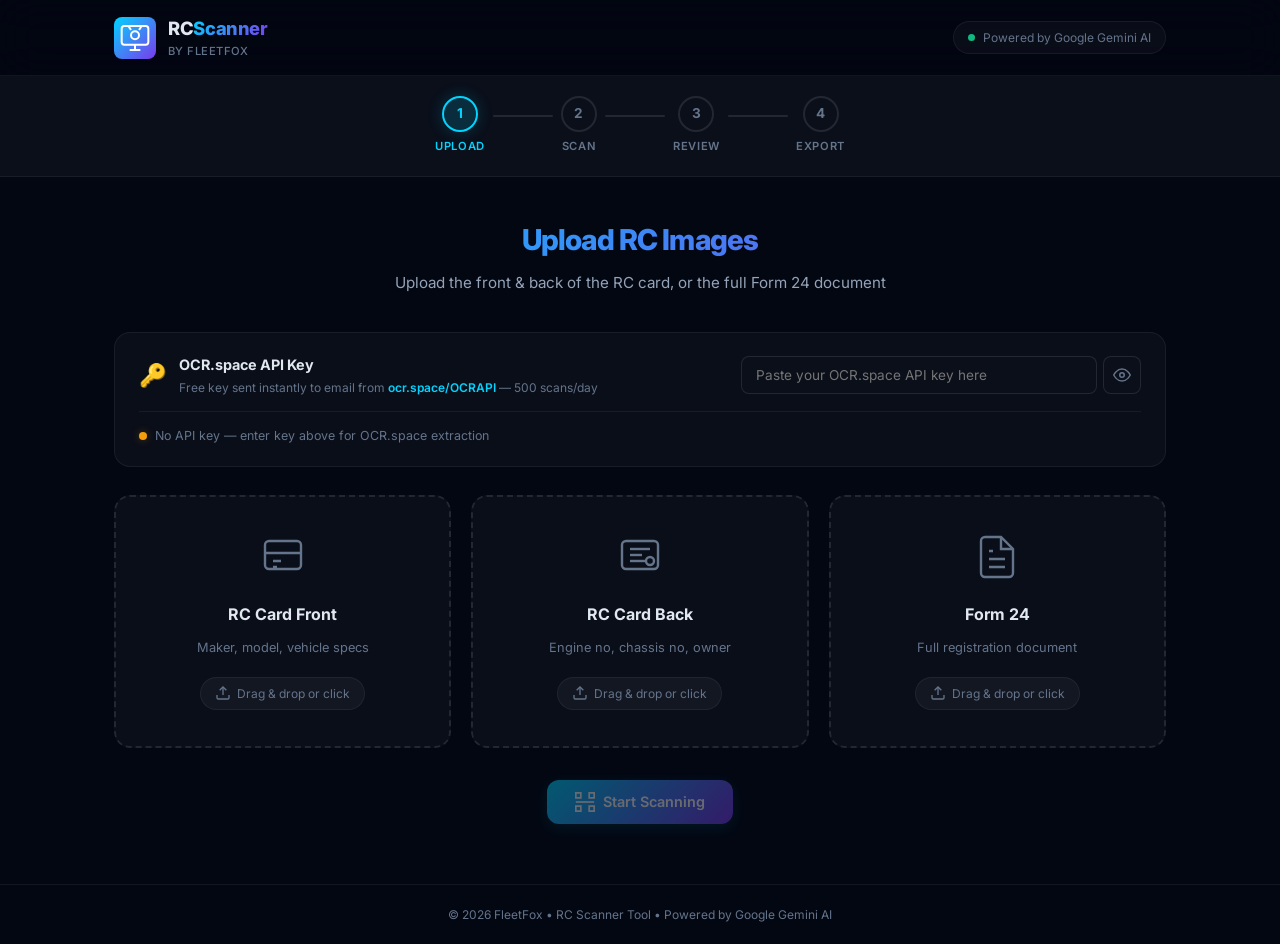
<file: rc-scanner/index.html>
<!DOCTYPE html>
<html lang="en">

<head>
  <meta charset="UTF-8" />
  <meta name="viewport" content="width=device-width, initial-scale=1.0" />
  <title>RC Scanner | FleetFox Vehicle Data Extractor</title>
  <meta name="description"
    content="Upload RC card images, extract vehicle details via AI, and auto-fill your Excel spreadsheet." />
  <link rel="preconnect" href="https://fonts.googleapis.com" />
  <link rel="preconnect" href="https://fonts.gstatic.com" crossorigin />
  <link href="https://fonts.googleapis.com/css2?family=Inter:wght@300;400;500;600;700;800;900&display=swap"
    rel="stylesheet" />
  <link rel="stylesheet" href="./style.css" />
</head>

<body>
  <!-- ═══════════ HEADER ═══════════ -->
  <header id="app-header">
    <nav class="header-inner">
      <div class="logo">
        <div class="logo-icon">
          <svg width="32" height="32" viewBox="0 0 24 24" fill="none" stroke="currentColor" stroke-width="1.5">
            <rect x="2" y="3" width="20" height="14" rx="2" />
            <path d="M8 21h8" />
            <path d="M12 17v4" />
            <circle cx="12" cy="10" r="3" />
            <path d="M7 3l2 3" />
            <path d="M17 3l-2 3" />
          </svg>
        </div>
        <div class="logo-text">
          <span class="logo-main">RC<span class="logo-accent">Scanner</span></span>
          <span class="logo-sub">by FleetFox</span>
        </div>
      </div>
      <div class="header-badge">
        <span class="badge-dot"></span>
        <span class="badge-text">Powered by Google Gemini AI</span>
      </div>
    </nav>
  </header>

  <!-- ═══════════ STEP PROGRESS ═══════════ -->
  <div class="step-progress-wrap">
    <div class="step-progress" id="step-progress">
      <div class="step-item active" data-step="1">
        <div class="step-circle"><span>1</span></div>
        <span class="step-label">Upload</span>
      </div>
      <div class="step-connector"><div class="connector-fill"></div></div>
      <div class="step-item" data-step="2">
        <div class="step-circle"><span>2</span></div>
        <span class="step-label">Scan</span>
      </div>
      <div class="step-connector"><div class="connector-fill"></div></div>
      <div class="step-item" data-step="3">
        <div class="step-circle"><span>3</span></div>
        <span class="step-label">Review</span>
      </div>
      <div class="step-connector"><div class="connector-fill"></div></div>
      <div class="step-item" data-step="4">
        <div class="step-circle"><span>4</span></div>
        <span class="step-label">Export</span>
      </div>
    </div>
  </div>

  <!-- ═══════════ MAIN CONTENT ═══════════ -->
  <main id="app-main">

    <!-- ──── STEP 1: UPLOAD ──── -->
    <section class="step-panel active" id="panel-1">
      <div class="container">
        <div class="step-header">
          <h1>Upload RC Images</h1>
          <p class="step-desc">Upload the front &amp; back of the RC card, or the full Form 24 document</p>
        </div>

        <!-- API Key Section -->
        <div class="api-key-section" id="api-key-section">
          <div class="api-key-row">
            <div class="api-key-info">
              <span class="api-key-icon">🔑</span>
              <div>
                <strong id="api-key-label">OCR.space API Key</strong>
                <p id="api-key-sublabel">Free key sent instantly to email from <a href="https://ocr.space/OCRAPI" target="_blank" rel="noopener">ocr.space/OCRAPI</a> — 500 scans/day</p>
              </div>
            </div>
            <div class="api-key-input-wrap">
              <input type="password" id="gemini-api-key" placeholder="Paste your OCR.space API key here" autocomplete="off" />
              <button type="button" class="key-toggle" id="toggle-key-vis" title="Show/Hide">
                <svg width="18" height="18" viewBox="0 0 24 24" fill="none" stroke="currentColor" stroke-width="2">
                  <path d="M1 12s4-8 11-8 11 8 11 8-4 8-11 8-11-8-11-8z" />
                  <circle cx="12" cy="12" r="3" />
                </svg>
              </button>
            </div>
          </div>
          <div class="mode-indicator" id="mode-indicator">
            <span class="mode-dot offline"></span>
            <span id="mode-text">No API key — enter key above for OCR.space extraction</span>
          </div>
        </div>

        <div class="upload-grid">
          <!-- RC Front -->
          <div class="upload-card" id="card-front">
            <div class="upload-zone" data-type="front">
              <input type="file" accept="image/*" class="file-input" id="file-front" hidden />
              <div class="zone-content">
                <div class="zone-icon">
                  <svg width="48" height="48" viewBox="0 0 24 24" fill="none" stroke="currentColor" stroke-width="1.2">
                    <rect x="3" y="4" width="18" height="14" rx="2" />
                    <path d="M3 10h18" />
                    <path d="M7 14h4" />
                    <path d="M7 17h2" />
                  </svg>
                </div>
                <h3>RC Card Front</h3>
                <p>Maker, model, vehicle specs</p>
                <span class="zone-hint">
                  <svg width="16" height="16" viewBox="0 0 24 24" fill="none" stroke="currentColor" stroke-width="2">
                    <path d="M21 15v4a2 2 0 01-2 2H5a2 2 0 01-2-2v-4" />
                    <polyline points="17 8 12 3 7 8" />
                    <line x1="12" y1="3" x2="12" y2="15" />
                  </svg>
                  Drag &amp; drop or click
                </span>
              </div>
            </div>
            <div class="upload-preview" hidden>
              <img class="preview-img" alt="RC Front" />
              <button type="button" class="remove-btn" data-type="front" title="Remove">
                <svg width="18" height="18" viewBox="0 0 24 24" fill="none" stroke="currentColor" stroke-width="2">
                  <line x1="18" y1="6" x2="6" y2="18" /><line x1="6" y1="6" x2="18" y2="18" />
                </svg>
              </button>
              <span class="preview-badge">Front</span>
            </div>
          </div>

          <!-- RC Back -->
          <div class="upload-card" id="card-back">
            <div class="upload-zone" data-type="back">
              <input type="file" accept="image/*" class="file-input" id="file-back" hidden />
              <div class="zone-content">
                <div class="zone-icon">
                  <svg width="48" height="48" viewBox="0 0 24 24" fill="none" stroke="currentColor" stroke-width="1.2">
                    <rect x="3" y="4" width="18" height="14" rx="2" />
                    <path d="M7 8h10" />
                    <path d="M7 11h6" />
                    <path d="M7 14h8" />
                    <circle cx="17" cy="14" r="2" />
                  </svg>
                </div>
                <h3>RC Card Back</h3>
                <p>Engine no, chassis no, owner</p>
                <span class="zone-hint">
                  <svg width="16" height="16" viewBox="0 0 24 24" fill="none" stroke="currentColor" stroke-width="2">
                    <path d="M21 15v4a2 2 0 01-2 2H5a2 2 0 01-2-2v-4" />
                    <polyline points="17 8 12 3 7 8" />
                    <line x1="12" y1="3" x2="12" y2="15" />
                  </svg>
                  Drag &amp; drop or click
                </span>
              </div>
            </div>
            <div class="upload-preview" hidden>
              <img class="preview-img" alt="RC Back" />
              <button type="button" class="remove-btn" data-type="back" title="Remove">
                <svg width="18" height="18" viewBox="0 0 24 24" fill="none" stroke="currentColor" stroke-width="2">
                  <line x1="18" y1="6" x2="6" y2="18" /><line x1="6" y1="6" x2="18" y2="18" />
                </svg>
              </button>
              <span class="preview-badge">Back</span>
            </div>
          </div>

          <!-- Form 24 -->
          <div class="upload-card" id="card-form">
            <div class="upload-zone" data-type="form">
              <input type="file" accept="image/*" class="file-input" id="file-form" hidden />
              <div class="zone-content">
                <div class="zone-icon">
                  <svg width="48" height="48" viewBox="0 0 24 24" fill="none" stroke="currentColor" stroke-width="1.2">
                    <path d="M14 2H6a2 2 0 00-2 2v16a2 2 0 002 2h12a2 2 0 002-2V8z" />
                    <polyline points="14 2 14 8 20 8" />
                    <line x1="16" y1="13" x2="8" y2="13" />
                    <line x1="16" y1="17" x2="8" y2="17" />
                    <polyline points="10 9 9 9 8 9" />
                  </svg>
                </div>
                <h3>Form 24</h3>
                <p>Full registration document</p>
                <span class="zone-hint">
                  <svg width="16" height="16" viewBox="0 0 24 24" fill="none" stroke="currentColor" stroke-width="2">
                    <path d="M21 15v4a2 2 0 01-2 2H5a2 2 0 01-2-2v-4" />
                    <polyline points="17 8 12 3 7 8" />
                    <line x1="12" y1="3" x2="12" y2="15" />
                  </svg>
                  Drag &amp; drop or click
                </span>
              </div>
            </div>
            <div class="upload-preview" hidden>
              <img class="preview-img" alt="Form 24" />
              <button type="button" class="remove-btn" data-type="form" title="Remove">
                <svg width="18" height="18" viewBox="0 0 24 24" fill="none" stroke="currentColor" stroke-width="2">
                  <line x1="18" y1="6" x2="6" y2="18" /><line x1="6" y1="6" x2="18" y2="18" />
                </svg>
              </button>
              <span class="preview-badge">Form</span>
            </div>
          </div>
        </div>

        <div class="upload-actions">
          <button type="button" class="btn-primary btn-scan" id="btn-scan" disabled>
            <svg width="20" height="20" viewBox="0 0 24 24" fill="none" stroke="currentColor" stroke-width="2">
              <path d="M1 1h6v6H1z M17 1h6v6h-6z M1 17h6v6H1z M17 17h6v6h-6z" />
              <path d="M1 12h22" />
            </svg>
            Start Scanning
          </button>
        </div>
      </div>
    </section>

    <!-- ──── STEP 2: SCANNING ──── -->
    <section class="step-panel" id="panel-2">
      <div class="container">
        <div class="scan-container">
          <div class="scan-visual">
            <div class="scan-image-wrap">
              <img class="scan-current-img" id="scan-current-img" alt="Scanning" />
              <div class="scan-line" id="scan-line"></div>
            </div>
          </div>
          <div class="scan-info">
            <h2 id="scan-title">Extracting data...</h2>
            <p class="scan-status" id="scan-status">Processing your images</p>
            <div class="progress-bar">
              <div class="progress-fill" id="progress-fill"></div>
            </div>
            <span class="progress-text" id="progress-text">0%</span>
          </div>
        </div>
      </div>
    </section>

    <!-- ──── STEP 3: REVIEW ──── -->
    <section class="step-panel" id="panel-3">
      <div class="container">
        <div class="step-header">
          <h1>Review Extracted Data</h1>
          <p class="step-desc">Verify and edit the information before adding to spreadsheet</p>
        </div>

        <form id="data-form" autocomplete="off">
          <!-- Auto-Extracted Section -->
          <div class="form-section">
            <div class="form-section-header">
              <div class="section-badge auto">
                <svg width="16" height="16" viewBox="0 0 24 24" fill="none" stroke="currentColor" stroke-width="2">
                  <path d="M22 11.08V12a10 10 0 11-5.93-9.14" />
                  <polyline points="22 4 12 14.01 9 11.01" />
                </svg>
                Auto-Extracted from RC
              </div>
              <button type="button" class="btn-debug" id="btn-toggle-debug">Show Raw AI Output</button>
            </div>
            <!-- Debug output -->
            <pre class="ocr-debug" id="ocr-debug"></pre>

            <div class="form-grid">
              <div class="form-group">
                <label for="f-regNumber">Registration Number</label>
                <input type="text" id="f-regNumber" placeholder="e.g. RJ09GE3784" />
                <span class="field-source" id="src-regNumber"></span>
              </div>
              <div class="form-group">
                <label for="f-engineNo">Engine Number</label>
                <input type="text" id="f-engineNo" placeholder="e.g. RGPZ506676" />
                <span class="field-source" id="src-engineNo"></span>
              </div>
              <div class="form-group">
                <label for="f-chassisNo">Chassis Number</label>
                <input type="text" id="f-chassisNo" placeholder="e.g. MB1T2VLD4RPGC1773" />
                <span class="field-source" id="src-chassisNo"></span>
              </div>
              <div class="form-group">
                <label for="f-ownerName">Owner Name</label>
                <input type="text" id="f-ownerName" placeholder="e.g. MADAAN TRANSPORT" />
                <span class="field-source" id="src-ownerName"></span>
              </div>
              <div class="form-group">
                <label for="f-vehicleMake">Vehicle Make (Maker)</label>
                <input type="text" id="f-vehicleMake" placeholder="e.g. ASHOK LEYLAND LTD" />
                <span class="field-source" id="src-vehicleMake"></span>
              </div>
              <div class="form-group">
                <label for="f-vehicleModel">Vehicle Model</label>
                <input type="text" id="f-vehicleModel" placeholder="e.g. NA5525N/34 TT CC" />
                <span class="field-source" id="src-vehicleModel"></span>
              </div>
              <div class="form-group">
                <label for="f-regYear">Registration Year</label>
                <input type="text" id="f-regYear" placeholder="e.g. 2024" />
                <span class="field-source" id="src-regYear"></span>
              </div>
              <div class="form-group">
                <label for="f-state">State</label>
                <input type="text" id="f-state" placeholder="e.g. Rajasthan" />
                <span class="field-source" id="src-state"></span>
              </div>
              <div class="form-group">
                <label for="f-rto">RTO</label>
                <input type="text" id="f-rto" placeholder="e.g. Chittorgarh" />
                <span class="field-source" id="src-rto"></span>
              </div>
              <div class="form-group">
                <label for="f-regType">Registration Type</label>
                <select id="f-regType">
                  <option value="New">New</option>
                  <option value="Old">Old</option>
                </select>
                <span class="field-source" id="src-regType"></span>
              </div>
              <div class="form-group">
                <label for="f-expiryDate">Expiry Date (Reg. Validity)</label>
                <input type="text" id="f-expiryDate" placeholder="e.g. 14-Oct-2039" />
                <span class="field-source" id="src-expiryDate"></span>
              </div>
            </div>
          </div>

          <!-- Manual Input Section -->
          <div class="form-section">
            <div class="form-section-header">
              <div class="section-badge manual">
                <svg width="16" height="16" viewBox="0 0 24 24" fill="none" stroke="currentColor" stroke-width="2">
                  <path d="M11 4H4a2 2 0 00-2 2v14a2 2 0 002 2h14a2 2 0 002-2v-7" />
                  <path d="M18.5 2.5a2.121 2.121 0 013 3L12 15l-4 1 1-4 9.5-9.5z" />
                </svg>
                Manual Input Required
              </div>
            </div>
            <div class="form-grid">
              <div class="form-group">
                <label for="f-deviceImei">Device IMEI</label>
                <input type="text" id="f-deviceImei" placeholder="Enter device IMEI" />
              </div>
              <div class="form-group">
                <label for="f-contactNumber">Contact Number</label>
                <input type="tel" id="f-contactNumber" placeholder="Enter contact number" />
              </div>
              <div class="form-group">
                <label for="f-aadharNo">Aadhar No.</label>
                <input type="text" id="f-aadharNo" placeholder="Enter Aadhar number" />
              </div>
              <div class="form-group">
                <label for="f-smeZone">SME Zone</label>
                <input type="text" id="f-smeZone" placeholder="Enter SME zone" />
              </div>
              <div class="form-group">
                <label for="f-meDistrict">ME District Office</label>
                <input type="text" id="f-meDistrict" placeholder="Enter ME district" />
              </div>
              <div class="form-group">
                <label for="f-campLocation">Camp Location</label>
                <input type="text" id="f-campLocation" placeholder="Enter camp location" />
              </div>
            </div>
          </div>

          <div class="form-actions">
            <button type="button" class="btn-secondary" id="btn-back-upload">
              <svg width="18" height="18" viewBox="0 0 24 24" fill="none" stroke="currentColor" stroke-width="2">
                <line x1="19" y1="12" x2="5" y2="12" /><polyline points="12 19 5 12 12 5" />
              </svg>
              Re-scan
            </button>
            <button type="button" class="btn-primary" id="btn-add-row">
              <svg width="18" height="18" viewBox="0 0 24 24" fill="none" stroke="currentColor" stroke-width="2">
                <line x1="12" y1="5" x2="12" y2="19" /><line x1="5" y1="12" x2="19" y2="12" />
              </svg>
              Add to Spreadsheet
            </button>
          </div>
        </form>
      </div>
    </section>

    <!-- ──── STEP 4: EXPORT ──── -->
    <section class="step-panel" id="panel-4">
      <div class="container">
        <div class="step-header">
          <h1>Vehicle Data Sheet</h1>
          <p class="step-desc">
            <span class="vehicle-count" id="vehicle-count">0</span> vehicle(s) added. Upload more or download.
          </p>
        </div>

        <!-- Data Table -->
        <div class="table-wrap">
          <table class="data-table" id="data-table">
            <thead>
              <tr>
                <th>SR</th>
                <th>Reg Number</th>
                <th>Engine No</th>
                <th>Chassis No</th>
                <th>Owner</th>
                <th>Make</th>
                <th>Model</th>
                <th>State</th>
                <th>RTO</th>
                <th>Actions</th>
              </tr>
            </thead>
            <tbody id="data-tbody"></tbody>
          </table>
          <div class="empty-state" id="empty-state">
            <svg width="64" height="64" viewBox="0 0 24 24" fill="none" stroke="currentColor" stroke-width="1">
              <rect x="3" y="3" width="18" height="18" rx="2" />
              <path d="M3 9h18" /><path d="M3 15h18" /><path d="M9 3v18" /><path d="M15 3v18" />
            </svg>
            <p>No vehicles scanned yet</p>
          </div>
        </div>

        <!-- Export Actions -->
        <div class="export-actions">
          <button type="button" class="btn-accent" id="btn-scan-more">
            <svg width="18" height="18" viewBox="0 0 24 24" fill="none" stroke="currentColor" stroke-width="2">
              <line x1="12" y1="5" x2="12" y2="19" /><line x1="5" y1="12" x2="19" y2="12" />
            </svg>
            Scan Another Vehicle
          </button>
          <button type="button" class="btn-primary" id="btn-download" disabled>
            <svg width="18" height="18" viewBox="0 0 24 24" fill="none" stroke="currentColor" stroke-width="2">
              <path d="M21 15v4a2 2 0 01-2 2H5a2 2 0 01-2-2v-4" />
              <polyline points="7 10 12 15 17 10" />
              <line x1="12" y1="15" x2="12" y2="3" />
            </svg>
            Download Excel
          </button>
        </div>
      </div>
    </section>

  </main>

  <!-- ═══════════ FOOTER ═══════════ -->
  <footer id="app-footer">
    <div class="container">
      <p>&copy; 2026 FleetFox &bull; RC Scanner Tool &bull; Powered by Google Gemini AI</p>
    </div>
  </footer>

  <!-- ═══════════ SCRIPTS ═══════════ -->
  <script src="https://cdn.sheetjs.com/xlsx-0.20.3/package/dist/xlsx.full.min.js"></script>
  <script src="./config.js"></script>
  <script src="./app.js"></script>
</body>

</html>
</file>
<file: rc-scanner/style.css>
/* ═══════════════════════════════════════════
   RC Scanner — Premium Dark Theme
   ═══════════════════════════════════════════ */

/* ── Reset & Tokens ── */
*, *::before, *::after { box-sizing: border-box; margin: 0; padding: 0; }

:root {
  --bg-deep: #030712;
  --bg-surface: #0a0f1a;
  --bg-card: rgba(255, 255, 255, 0.03);
  --bg-card-hover: rgba(255, 255, 255, 0.06);
  --border-subtle: rgba(255, 255, 255, 0.06);
  --border-light: rgba(255, 255, 255, 0.1);
  --border-focus: rgba(0, 212, 255, 0.4);

  --text-primary: #e2e8f0;
  --text-secondary: #94a3b8;
  --text-muted: #64748b;
  --text-dark: #1e293b;

  --accent-cyan: #00d4ff;
  --accent-cyan-dim: rgba(0, 212, 255, 0.15);
  --accent-violet: #7c3aed;
  --accent-gradient: linear-gradient(135deg, #00d4ff, #7c3aed);
  --accent-gradient-h: linear-gradient(135deg, #00eaff, #9f5afd);

  --success: #10b981;
  --success-dim: rgba(16, 185, 129, 0.12);
  --warning: #f59e0b;
  --warning-dim: rgba(245, 158, 11, 0.12);
  --danger: #ef4444;
  --danger-dim: rgba(239, 68, 68, 0.12);

  --radius-sm: 8px;
  --radius-md: 12px;
  --radius-lg: 16px;
  --radius-xl: 20px;

  --shadow-glow: 0 0 30px rgba(0, 212, 255, 0.08);
  --shadow-card: 0 4px 24px rgba(0, 0, 0, 0.3);

  --font: 'Inter', -apple-system, BlinkMacSystemFont, sans-serif;
  --transition: 0.3s cubic-bezier(0.4, 0, 0.2, 1);
}

html {
  scroll-behavior: smooth;
  -webkit-font-smoothing: antialiased;
}

body {
  font-family: var(--font);
  background: var(--bg-deep);
  color: var(--text-primary);
  min-height: 100vh;
  line-height: 1.6;
  overflow-x: hidden;
}

.container {
  max-width: 1100px;
  margin: 0 auto;
  padding: 0 24px;
}

/* ── HEADER ── */
#app-header {
  position: sticky;
  top: 0;
  z-index: 100;
  background: rgba(3, 7, 18, 0.85);
  backdrop-filter: blur(20px);
  -webkit-backdrop-filter: blur(20px);
  border-bottom: 1px solid var(--border-subtle);
}

.header-inner {
  max-width: 1100px;
  margin: 0 auto;
  padding: 14px 24px;
  display: flex;
  align-items: center;
  justify-content: space-between;
}

.logo {
  display: flex;
  align-items: center;
  gap: 12px;
  text-decoration: none;
}

.logo-icon {
  width: 42px;
  height: 42px;
  display: flex;
  align-items: center;
  justify-content: center;
  background: var(--accent-gradient);
  border-radius: var(--radius-sm);
  color: #fff;
}

.logo-text {
  display: flex;
  flex-direction: column;
}

.logo-main {
  font-size: 1.15rem;
  font-weight: 800;
  letter-spacing: -0.02em;
  color: var(--text-primary);
}

.logo-accent {
  background: var(--accent-gradient);
  -webkit-background-clip: text;
  -webkit-text-fill-color: transparent;
  background-clip: text;
}

.logo-sub {
  font-size: 0.7rem;
  color: var(--text-muted);
  font-weight: 500;
  letter-spacing: 0.04em;
  text-transform: uppercase;
}

.header-badge {
  display: flex;
  align-items: center;
  gap: 8px;
  font-size: 0.75rem;
  color: var(--text-muted);
  background: var(--bg-card);
  border: 1px solid var(--border-subtle);
  padding: 6px 14px;
  border-radius: 100px;
}

.badge-dot {
  width: 7px;
  height: 7px;
  border-radius: 50%;
  background: var(--success);
  animation: pulse-dot 2s infinite;
}

@keyframes pulse-dot {
  0%, 100% { opacity: 1; transform: scale(1); }
  50% { opacity: 0.5; transform: scale(0.85); }
}

/* ── STEP PROGRESS ── */
.step-progress-wrap {
  background: var(--bg-surface);
  border-bottom: 1px solid var(--border-subtle);
  padding: 20px 24px;
}

.step-progress {
  max-width: 600px;
  margin: 0 auto;
  display: flex;
  align-items: center;
  justify-content: center;
}

.step-item {
  display: flex;
  flex-direction: column;
  align-items: center;
  gap: 6px;
  position: relative;
}

.step-circle {
  width: 36px;
  height: 36px;
  border-radius: 50%;
  display: flex;
  align-items: center;
  justify-content: center;
  font-weight: 700;
  font-size: 0.85rem;
  border: 2px solid var(--border-light);
  color: var(--text-muted);
  background: var(--bg-surface);
  transition: var(--transition);
}

.step-item.active .step-circle {
  border-color: var(--accent-cyan);
  background: var(--accent-cyan-dim);
  color: var(--accent-cyan);
  box-shadow: 0 0 16px rgba(0, 212, 255, 0.2);
}

.step-item.completed .step-circle {
  border-color: var(--success);
  background: var(--success-dim);
  color: var(--success);
}

.step-label {
  font-size: 0.7rem;
  font-weight: 600;
  text-transform: uppercase;
  letter-spacing: 0.06em;
  color: var(--text-muted);
  transition: var(--transition);
}

.step-item.active .step-label {
  color: var(--accent-cyan);
}

.step-item.completed .step-label {
  color: var(--success);
}

.step-connector {
  width: 60px;
  height: 2px;
  background: var(--border-light);
  margin: 0 8px;
  margin-bottom: 20px;
  border-radius: 2px;
  overflow: hidden;
}

.connector-fill {
  width: 0%;
  height: 100%;
  background: var(--accent-gradient);
  transition: width 0.6s ease;
}

.step-item.completed + .step-connector .connector-fill,
.step-connector.filled .connector-fill {
  width: 100%;
}

/* ── STEP PANELS ── */
.step-panel {
  display: none;
  animation: fadeSlideUp 0.5s ease;
  padding: 40px 0 60px;
}

.step-panel.active {
  display: block;
}

@keyframes fadeSlideUp {
  from { opacity: 0; transform: translateY(16px); }
  to { opacity: 1; transform: translateY(0); }
}

.step-header {
  text-align: center;
  margin-bottom: 36px;
}

.step-header h1 {
  font-size: 1.8rem;
  font-weight: 800;
  letter-spacing: -0.03em;
  margin-bottom: 8px;
  background: var(--accent-gradient);
  -webkit-background-clip: text;
  -webkit-text-fill-color: transparent;
  background-clip: text;
}

.step-desc {
  color: var(--text-secondary);
  font-size: 0.95rem;
}

/* ── UPLOAD GRID ── */
.upload-grid {
  display: grid;
  grid-template-columns: repeat(3, 1fr);
  gap: 20px;
  margin-bottom: 32px;
}

@media (max-width: 768px) {
  .upload-grid {
    grid-template-columns: 1fr;
  }
}

.upload-card {
  position: relative;
  border-radius: var(--radius-lg);
  overflow: hidden;
}

.upload-zone {
  border: 2px dashed var(--border-light);
  border-radius: var(--radius-lg);
  padding: 36px 20px;
  text-align: center;
  cursor: pointer;
  transition: var(--transition);
  background: var(--bg-card);
  position: relative;
  min-height: 240px;
  display: flex;
  align-items: center;
  justify-content: center;
}

.upload-zone:hover,
.upload-zone.dragover {
  border-color: var(--accent-cyan);
  background: var(--accent-cyan-dim);
}

.upload-zone.dragover {
  transform: scale(1.02);
}

.zone-content {
  display: flex;
  flex-direction: column;
  align-items: center;
  gap: 10px;
}

.zone-icon {
  color: var(--text-muted);
  margin-bottom: 4px;
  transition: var(--transition);
}

.upload-zone:hover .zone-icon {
  color: var(--accent-cyan);
  transform: translateY(-2px);
}

.zone-content h3 {
  font-size: 1rem;
  font-weight: 700;
  color: var(--text-primary);
}

.zone-content p {
  font-size: 0.8rem;
  color: var(--text-muted);
}

.zone-hint {
  display: inline-flex;
  align-items: center;
  gap: 6px;
  font-size: 0.75rem;
  color: var(--text-muted);
  margin-top: 8px;
  padding: 6px 14px;
  background: rgba(255, 255, 255, 0.04);
  border-radius: 100px;
  border: 1px solid var(--border-subtle);
}

/* Upload Preview */
.upload-preview {
  position: relative;
  border-radius: var(--radius-lg);
  overflow: hidden;
  min-height: 240px;
  background: var(--bg-card);
  border: 2px solid var(--success);
}

.upload-preview[hidden] {
  display: none;
}

.preview-img {
  width: 100%;
  height: 240px;
  object-fit: cover;
  display: block;
}

.remove-btn {
  position: absolute;
  top: 10px;
  right: 10px;
  width: 32px;
  height: 32px;
  border-radius: 50%;
  border: none;
  background: rgba(239, 68, 68, 0.9);
  color: white;
  cursor: pointer;
  display: flex;
  align-items: center;
  justify-content: center;
  transition: var(--transition);
  backdrop-filter: blur(8px);
}

.remove-btn:hover {
  background: var(--danger);
  transform: scale(1.1);
}

.preview-badge {
  position: absolute;
  bottom: 10px;
  left: 10px;
  padding: 4px 12px;
  font-size: 0.7rem;
  font-weight: 700;
  text-transform: uppercase;
  letter-spacing: 0.06em;
  background: rgba(16, 185, 129, 0.9);
  color: white;
  border-radius: 100px;
  backdrop-filter: blur(8px);
}

/* Upload Actions */
.upload-actions {
  text-align: center;
}

/* ── BUTTONS ── */
.btn-primary,
.btn-secondary,
.btn-accent {
  display: inline-flex;
  align-items: center;
  gap: 8px;
  padding: 12px 28px;
  border-radius: var(--radius-md);
  font-family: var(--font);
  font-size: 0.9rem;
  font-weight: 600;
  border: none;
  cursor: pointer;
  transition: var(--transition);
}

.btn-primary {
  background: var(--accent-gradient);
  color: #fff;
  box-shadow: 0 4px 16px rgba(0, 212, 255, 0.2);
}

.btn-primary:hover:not(:disabled) {
  background: var(--accent-gradient-h);
  transform: translateY(-2px);
  box-shadow: 0 6px 24px rgba(0, 212, 255, 0.3);
}

.btn-primary:disabled {
  opacity: 0.4;
  cursor: not-allowed;
  transform: none;
}

.btn-secondary {
  background: var(--bg-card);
  color: var(--text-secondary);
  border: 1px solid var(--border-light);
}

.btn-secondary:hover {
  background: var(--bg-card-hover);
  color: var(--text-primary);
  border-color: var(--border-focus);
}

.btn-accent {
  background: var(--success-dim);
  color: var(--success);
  border: 1px solid rgba(16, 185, 129, 0.3);
}

.btn-accent:hover {
  background: rgba(16, 185, 129, 0.2);
  transform: translateY(-1px);
}

/* ── SCANNING ── */
.scan-container {
  max-width: 560px;
  margin: 0 auto;
  text-align: center;
}

.scan-visual {
  margin-bottom: 32px;
}

.scan-image-wrap {
  position: relative;
  width: 320px;
  height: 200px;
  margin: 0 auto;
  border-radius: var(--radius-lg);
  overflow: hidden;
  border: 2px solid var(--accent-cyan);
  box-shadow: 0 0 30px rgba(0, 212, 255, 0.15);
}

.scan-current-img {
  width: 100%;
  height: 100%;
  object-fit: cover;
}

.scan-line {
  position: absolute;
  top: 0;
  left: 0;
  right: 0;
  height: 3px;
  background: var(--accent-cyan);
  box-shadow: 0 0 12px var(--accent-cyan), 0 0 40px rgba(0, 212, 255, 0.3);
  animation: scanMove 2s ease-in-out infinite;
}

@keyframes scanMove {
  0%, 100% { top: 0; }
  50% { top: calc(100% - 3px); }
}

.scan-info h2 {
  font-size: 1.2rem;
  font-weight: 700;
  margin-bottom: 8px;
  color: var(--text-primary);
}

.scan-status {
  font-size: 0.85rem;
  color: var(--text-muted);
  margin-bottom: 20px;
}

.progress-bar {
  width: 100%;
  height: 6px;
  background: rgba(255, 255, 255, 0.06);
  border-radius: 100px;
  overflow: hidden;
  margin-bottom: 8px;
}

.progress-fill {
  height: 100%;
  width: 0%;
  background: var(--accent-gradient);
  border-radius: 100px;
  transition: width 0.3s ease;
}

.progress-text {
  font-size: 0.8rem;
  font-weight: 600;
  color: var(--accent-cyan);
}

/* ── REVIEW FORM ── */
.form-section {
  background: var(--bg-card);
  border: 1px solid var(--border-subtle);
  border-radius: var(--radius-lg);
  padding: 28px;
  margin-bottom: 20px;
}

.form-section-header {
  margin-bottom: 20px;
}

.section-badge {
  display: inline-flex;
  align-items: center;
  gap: 8px;
  font-size: 0.8rem;
  font-weight: 600;
  text-transform: uppercase;
  letter-spacing: 0.04em;
  padding: 6px 14px;
  border-radius: 100px;
}

.section-badge.auto {
  background: var(--success-dim);
  color: var(--success);
  border: 1px solid rgba(16, 185, 129, 0.2);
}

.section-badge.manual {
  background: var(--warning-dim);
  color: var(--warning);
  border: 1px solid rgba(245, 158, 11, 0.2);
}

.form-grid {
  display: grid;
  grid-template-columns: repeat(2, 1fr);
  gap: 16px;
}

@media (max-width: 640px) {
  .form-grid {
    grid-template-columns: 1fr;
  }
}

.form-group {
  display: flex;
  flex-direction: column;
  gap: 6px;
  position: relative;
}

.form-group label {
  font-size: 0.78rem;
  font-weight: 600;
  color: var(--text-secondary);
  text-transform: uppercase;
  letter-spacing: 0.04em;
}

.form-group input,
.form-group select {
  padding: 10px 14px;
  background: var(--bg-surface);
  border: 1px solid var(--border-light);
  border-radius: var(--radius-sm);
  color: var(--text-primary);
  font-family: var(--font);
  font-size: 0.9rem;
  transition: var(--transition);
  outline: none;
}

.form-group input:focus,
.form-group select:focus {
  border-color: var(--accent-cyan);
  box-shadow: 0 0 0 3px var(--accent-cyan-dim);
}

.form-group input.auto-filled {
  border-color: rgba(16, 185, 129, 0.4);
  background: rgba(16, 185, 129, 0.05);
}

.form-group select {
  cursor: pointer;
  appearance: none;
  background-image: url("data:image/svg+xml,%3Csvg width='12' height='8' viewBox='0 0 12 8' fill='none' xmlns='http://www.w3.org/2000/svg'%3E%3Cpath d='M1 1l5 5 5-5' stroke='%2394a3b8' stroke-width='2' stroke-linecap='round'/%3E%3C/svg%3E");
  background-repeat: no-repeat;
  background-position: right 12px center;
  padding-right: 36px;
}

.field-source {
  font-size: 0.68rem;
  color: var(--text-muted);
  font-style: italic;
}

.form-actions {
  display: flex;
  justify-content: space-between;
  align-items: center;
  margin-top: 24px;
  gap: 12px;
}

/* ── DATA TABLE (STEP 4) ── */
.table-wrap {
  border-radius: var(--radius-lg);
  border: 1px solid var(--border-subtle);
  overflow: hidden;
  margin-bottom: 24px;
  background: var(--bg-card);
}

.data-table {
  width: 100%;
  border-collapse: collapse;
  font-size: 0.82rem;
}

.data-table thead {
  background: rgba(255, 255, 255, 0.04);
}

.data-table th {
  padding: 12px 14px;
  text-align: left;
  font-weight: 600;
  font-size: 0.72rem;
  text-transform: uppercase;
  letter-spacing: 0.06em;
  color: var(--text-muted);
  border-bottom: 1px solid var(--border-subtle);
  white-space: nowrap;
}

.data-table td {
  padding: 10px 14px;
  border-bottom: 1px solid var(--border-subtle);
  color: var(--text-secondary);
  max-width: 150px;
  overflow: hidden;
  text-overflow: ellipsis;
  white-space: nowrap;
}

.data-table tbody tr {
  transition: var(--transition);
}

.data-table tbody tr:hover {
  background: rgba(255, 255, 255, 0.03);
}

.data-table tbody tr:last-child td {
  border-bottom: none;
}

.data-table .row-action-btn {
  background: none;
  border: none;
  color: var(--danger);
  cursor: pointer;
  padding: 4px;
  border-radius: 4px;
  transition: var(--transition);
  display: inline-flex;
  align-items: center;
}

.data-table .row-action-btn:hover {
  background: var(--danger-dim);
}

.empty-state {
  padding: 48px 24px;
  text-align: center;
  color: var(--text-muted);
  display: flex;
  flex-direction: column;
  align-items: center;
  gap: 12px;
}

.empty-state[hidden] {
  display: none;
}

.vehicle-count {
  font-weight: 800;
  color: var(--accent-cyan);
  font-size: 1.1em;
}

/* Export Actions */
.export-actions {
  display: flex;
  justify-content: center;
  gap: 16px;
  flex-wrap: wrap;
}

/* ── FOOTER ── */
#app-footer {
  text-align: center;
  padding: 20px;
  border-top: 1px solid var(--border-subtle);
  color: var(--text-muted);
  font-size: 0.75rem;
}

/* ── TOAST NOTIFICATIONS ── */
.toast {
  position: fixed;
  bottom: 24px;
  right: 24px;
  padding: 14px 22px;
  border-radius: var(--radius-md);
  font-size: 0.85rem;
  font-weight: 500;
  color: #fff;
  z-index: 9999;
  animation: toastIn 0.4s ease, toastOut 0.4s ease 3s forwards;
  display: flex;
  align-items: center;
  gap: 10px;
  max-width: 400px;
  box-shadow: var(--shadow-card);
}

.toast.success {
  background: linear-gradient(135deg, rgba(16, 185, 129, 0.95), rgba(5, 150, 105, 0.95));
}

.toast.error {
  background: linear-gradient(135deg, rgba(239, 68, 68, 0.95), rgba(185, 28, 28, 0.95));
}

.toast.info {
  background: linear-gradient(135deg, rgba(0, 212, 255, 0.95), rgba(99, 102, 241, 0.95));
}

@keyframes toastIn {
  from { opacity: 0; transform: translateY(20px) scale(0.95); }
  to { opacity: 1; transform: translateY(0) scale(1); }
}

@keyframes toastOut {
  from { opacity: 1; transform: translateY(0); }
  to { opacity: 0; transform: translateY(20px); }
}

/* ── OCR Raw Text Debug (hidden by default) ── */
.ocr-debug {
  margin-top: 12px;
  padding: 16px;
  background: rgba(0, 0, 0, 0.3);
  border: 1px solid var(--border-subtle);
  border-radius: var(--radius-sm);
  max-height: 200px;
  overflow-y: auto;
  font-family: 'Courier New', monospace;
  font-size: 0.75rem;
  color: var(--text-muted);
  white-space: pre-wrap;
  word-break: break-all;
  display: none;
}

.ocr-debug.visible {
  display: block;
}

/* ── API KEY SECTION ── */
.api-key-section {
  background: var(--bg-card);
  border: 1px solid var(--border-subtle);
  border-radius: var(--radius-lg);
  padding: 20px 24px;
  margin-bottom: 28px;
}

.api-key-row {
  display: flex;
  align-items: center;
  justify-content: space-between;
  gap: 20px;
  flex-wrap: wrap;
}

.api-key-info {
  display: flex;
  align-items: center;
  gap: 12px;
  flex: 1;
  min-width: 200px;
}

.api-key-icon {
  font-size: 1.4rem;
}

.api-key-info strong {
  display: block;
  font-size: 0.9rem;
  color: var(--text-primary);
}

.api-key-info p {
  font-size: 0.75rem;
  color: var(--text-muted);
  margin-top: 2px;
}

.api-key-info a {
  color: var(--accent-cyan);
  text-decoration: none;
  font-weight: 600;
}

.api-key-info a:hover {
  text-decoration: underline;
}

.api-key-input-wrap {
  display: flex;
  align-items: center;
  gap: 6px;
  flex: 1;
  min-width: 250px;
  max-width: 400px;
}

.api-key-input-wrap input {
  flex: 1;
  padding: 10px 14px;
  background: var(--bg-surface);
  border: 1px solid var(--border-light);
  border-radius: var(--radius-sm);
  color: var(--text-primary);
  font-family: var(--font);
  font-size: 0.85rem;
  outline: none;
  transition: var(--transition);
}

.api-key-input-wrap input:focus {
  border-color: var(--accent-cyan);
  box-shadow: 0 0 0 3px var(--accent-cyan-dim);
}

.key-toggle {
  width: 38px;
  height: 38px;
  display: flex;
  align-items: center;
  justify-content: center;
  background: var(--bg-surface);
  border: 1px solid var(--border-light);
  border-radius: var(--radius-sm);
  color: var(--text-muted);
  cursor: pointer;
  transition: var(--transition);
  flex-shrink: 0;
}

.key-toggle:hover {
  background: var(--bg-card-hover);
  color: var(--text-primary);
}

.mode-indicator {
  display: flex;
  align-items: center;
  gap: 8px;
  margin-top: 14px;
  padding-top: 14px;
  border-top: 1px solid var(--border-subtle);
  font-size: 0.78rem;
  color: var(--text-muted);
}

.mode-dot {
  width: 8px;
  height: 8px;
  border-radius: 50%;
  flex-shrink: 0;
}

.mode-dot.online {
  background: var(--success);
  box-shadow: 0 0 8px rgba(16, 185, 129, 0.5);
  animation: pulse-dot 2s infinite;
}

.mode-dot.offline {
  background: var(--warning);
  box-shadow: 0 0 8px rgba(245, 158, 11, 0.3);
}

/* ── DEBUG TOGGLE ── */
.form-section-header {
  display: flex;
  align-items: center;
  justify-content: space-between;
  margin-bottom: 20px;
  flex-wrap: wrap;
  gap: 10px;
}

.btn-debug {
  background: none;
  border: 1px solid var(--border-light);
  color: var(--text-muted);
  font-family: var(--font);
  font-size: 0.72rem;
  padding: 5px 12px;
  border-radius: 100px;
  cursor: pointer;
  transition: var(--transition);
  text-transform: uppercase;
  letter-spacing: 0.04em;
  font-weight: 600;
}

.btn-debug:hover {
  background: var(--bg-card-hover);
  color: var(--text-primary);
  border-color: var(--border-focus);
}

/* ── Responsive ── */
@media (max-width: 768px) {
  .header-inner {
    flex-direction: column;
    gap: 10px;
  }

  .header-badge {
    font-size: 0.68rem;
  }

  .badge-text {
    display: none;
  }

  .step-header h1 {
    font-size: 1.4rem;
  }

  .form-actions {
    flex-direction: column;
  }

  .form-actions .btn-primary,
  .form-actions .btn-secondary {
    width: 100%;
    justify-content: center;
  }

  .export-actions {
    flex-direction: column;
    align-items: stretch;
  }

  .export-actions button {
    justify-content: center;
  }

  .scan-image-wrap {
    width: 260px;
    height: 160px;
  }

  .api-key-row {
    flex-direction: column;
    align-items: stretch;
  }

  .api-key-input-wrap {
    max-width: none;
  }
}
</file>
